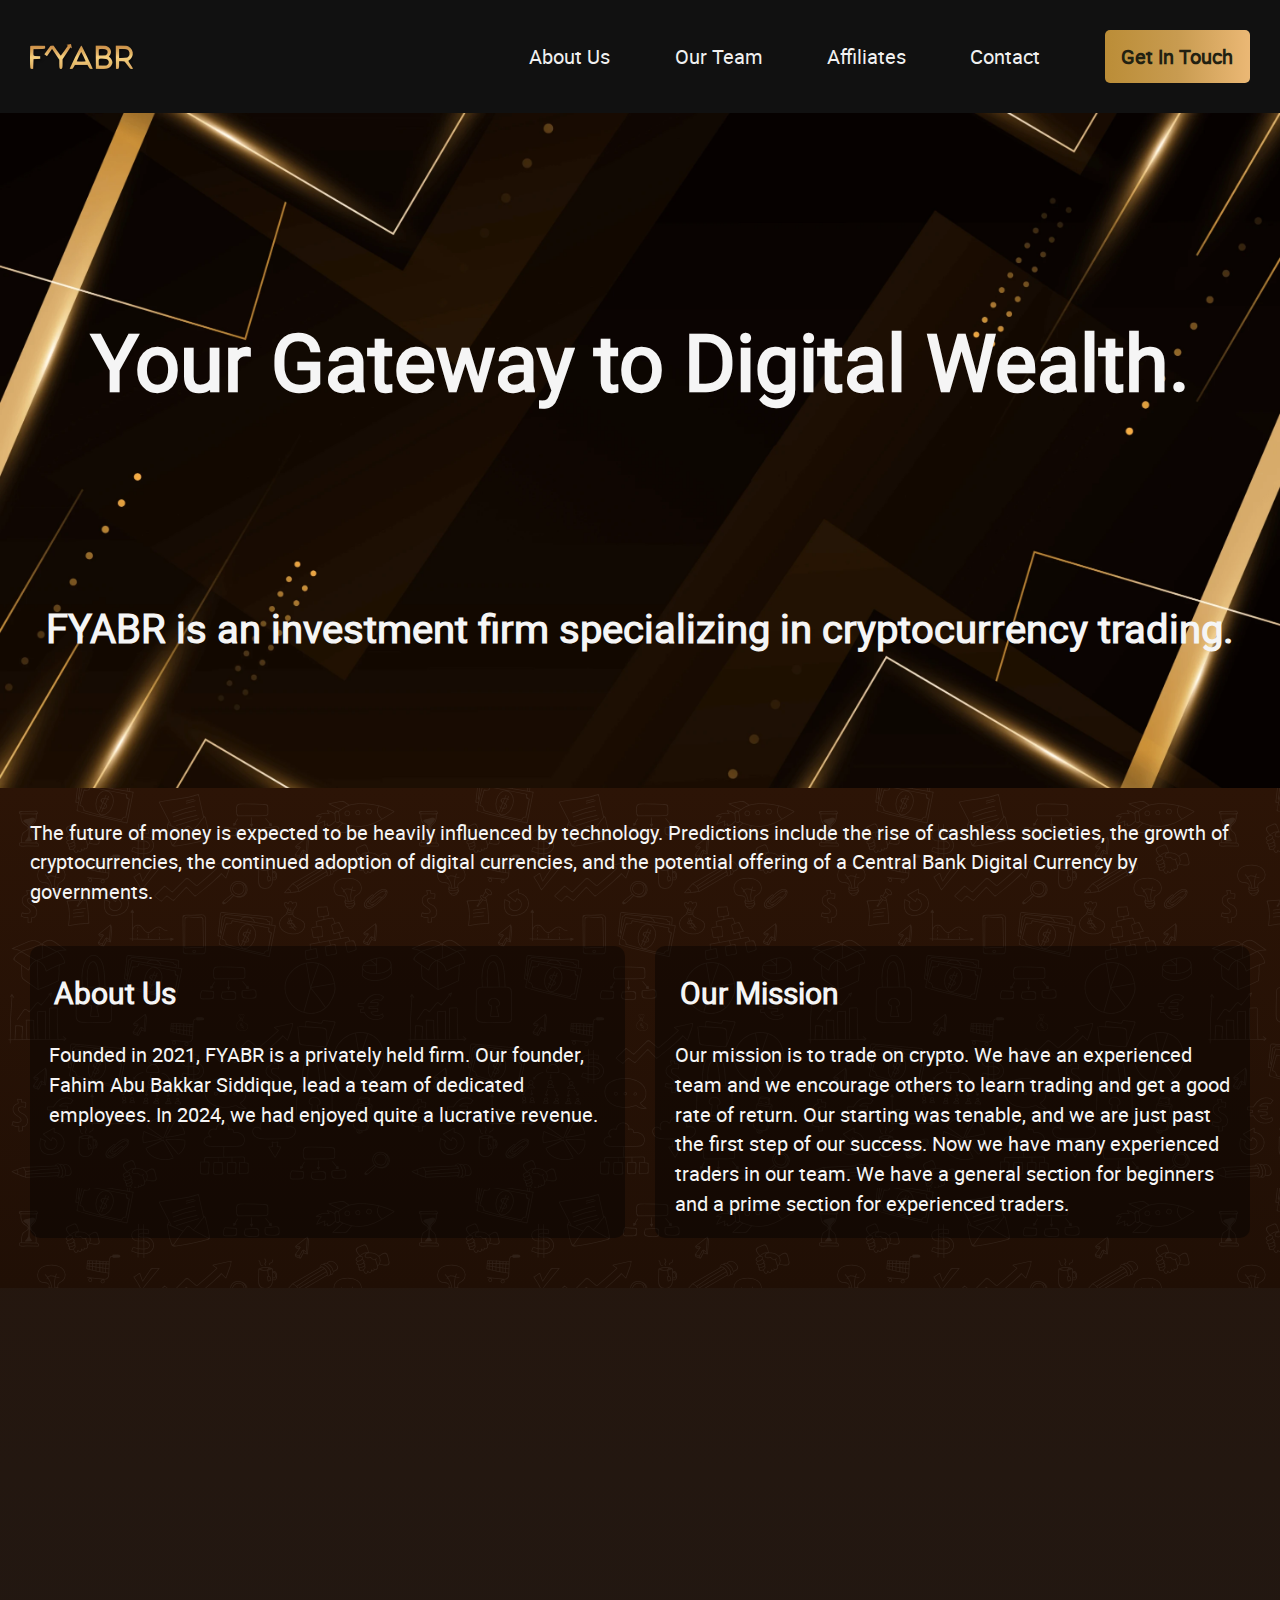
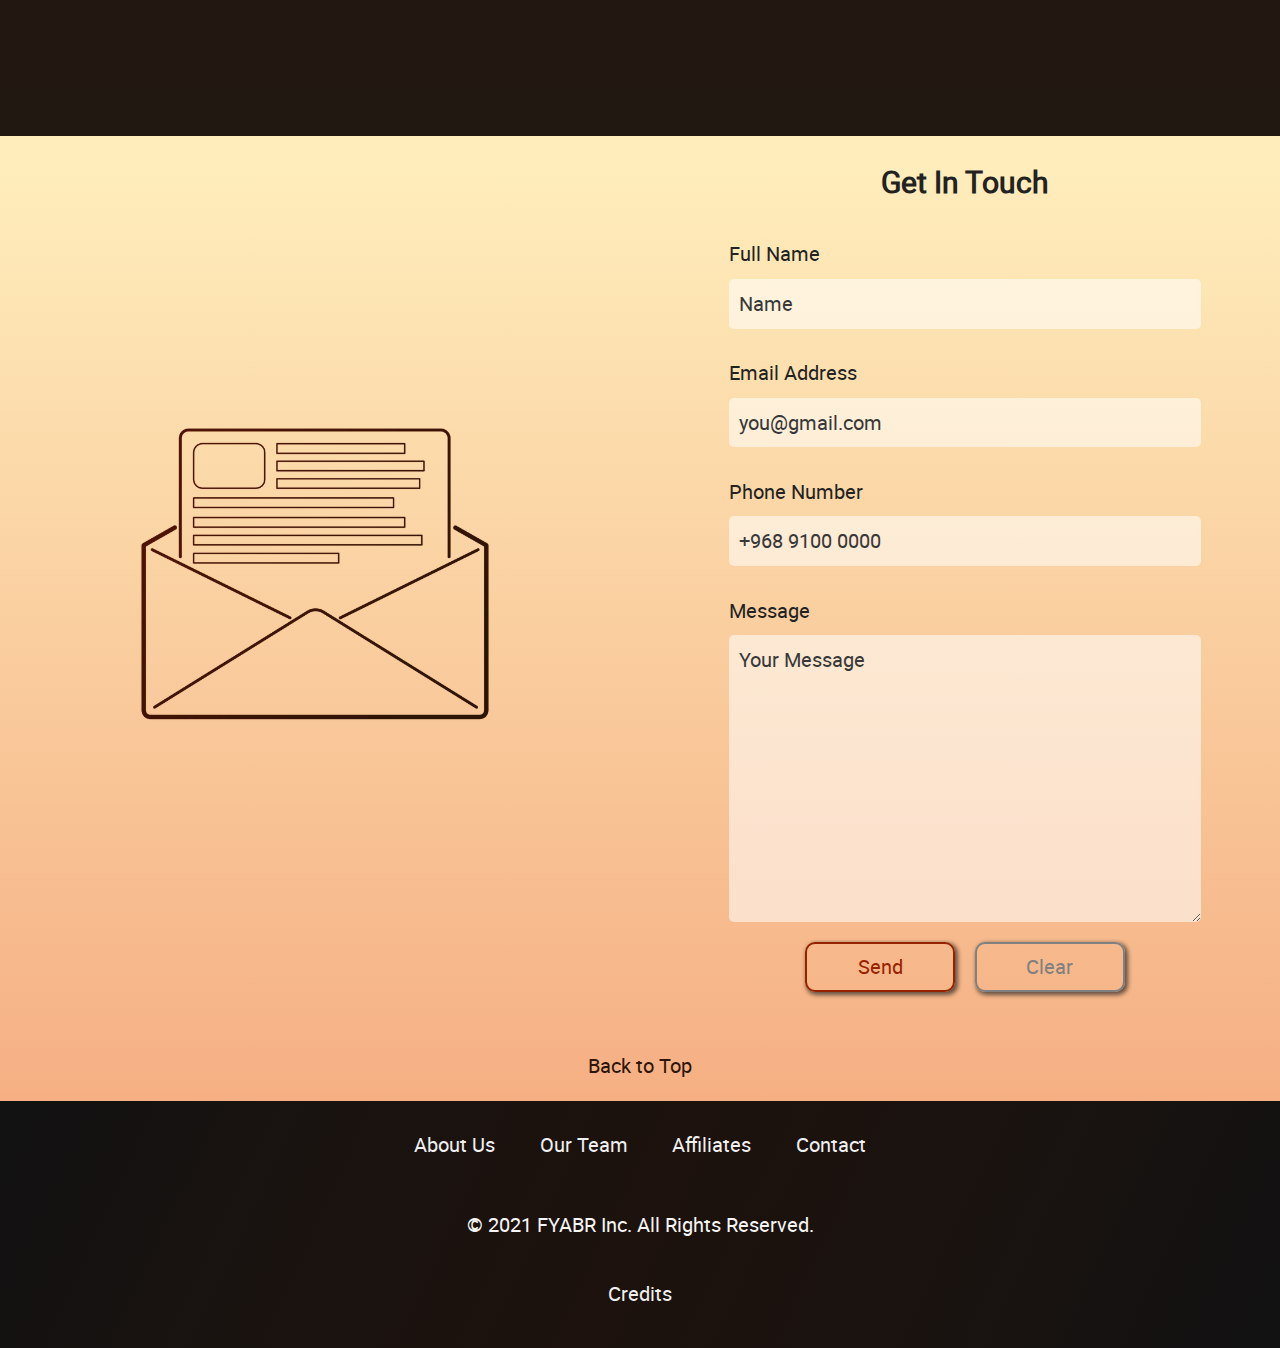
<file: index.html>
<!DOCTYPE html>
<html lang="en">

<head>
    <meta charset="UTF-8">
    <meta name="viewport" content="width=device-width, initial-scale=1.0">
    <meta name="keywords" content="FYABR, fyabr, fyabr.com, fyapr.com, fyapr, fbr iris, fbr filer status, fbr pakistan, Investing, Cryptocurrency, Investment Firm, Fahim Abu Bakkar, Najmul Huda">
    <meta name="description" content="The Official Website of FYABR Investment Firm">
    <meta name="author" content="Fahim Abu Bakkar">
    <title>FYABR Inc.</title>
    <link rel="stylesheet" href="/styles.css">
    <link rel="icon" type="image/x-icon" href="/images/favicon.png">
    <link rel="prefetch" href="images/bg3-mobile.webp">
    <link rel="preload" fetchpriority="high" as="image" href="images/bg3-mobile.webp" type="image/webp">
    <link rel="prefetch" href="images/bg3.webp">
    <link rel="preload" fetchpriority="high" as="image" href="images/bg3.webp" type="image/webp">
    <script src="scripts.js" defer></script>
</head>

<body>
    <header class="header">
        <section class="header__title-line">
            <a href="/"><img src="/images/logo.webp" alt="fyabr logo" title="FYABR Inc." width="411" height="100" class="header__logo"></a>

            <button class="menu-button" title="Open Nav Menu">
                <div class="menu-icon"></div>
             </button>
        </section>

        <button class="close-menu-button" title="Close Nav Menu"    >
            <div class="menu-icon-x"></div>
        </button>

        <nav aria-label="primary navigation" class="header__nav">
            <ul class="header__ul">
                <li><a href="/#about">About Us</a></li>
                <li><a href="/team">Our Team</a></li>
                <li><a href="/affiliates">Affiliates</a></li>
                <li><a href="/contact">Contact</a></li>
                <li><a href="/#contact_form" class="call-to-action">Get In Touch</a></li>
            </ul>
        </nav>
    </header>

    <section class="hero">
        <h1 class="hero__h1">Your Gateway to Digital Wealth.</h1>

        <h2 class="hero__h2">FYABR is an investment firm specializing in cryptocurrency trading.</h2>
    </section>

    <main class="main">
        <section id="about" class="main__section about">
            <p>The future of money is expected to be heavily influenced by technology. Predictions include the rise of cashless societies, the growth of cryptocurrencies, the continued adoption of digital currencies, and the potential offering of a Central Bank Digital Currency by governments.</p>

            <div class="main__div">
                <article class="article-style">
                    <h2>About Us</h2>
                    <p>Founded in <time datetime="2021">2021</time>, FYABR is a privately held firm. Our founder, Fahim Abu Bakkar Siddique, lead a team of dedicated employees. In <time datetime="2024">2024</time>, we had enjoyed quite a lucrative revenue.</p> <!-- our revenue reached 70,000 USD.</p> -->
                </article>

                <article class="article-style">
                    <h2>Our Mission</h2>
                    <p>Our mission is to trade on crypto. We have an experienced team and we encourage others to learn trading and get a good rate of return. Our starting was tenable, and we are just past the first step of our success. Now we have many experienced traders in our team. We have a general section for beginners and a prime section for experienced traders.</p>
                </article>
            </div>
        </section>

        <iframe src="https://coin360.com/widget/map?utm_source=embed_map" title="Coin360.com: Cryptocurrency Market State"></iframe>

        <section class="main__section-form">
            <img src="images/letter-logo-v2.webp" alt="letter-logo" width="653" height="540">
            
            <article id="contact_form">
                <h2>Get In Touch</h2>
                <form action="https://formspree.io/f/meojqlrg" method="POST">
                    <fieldset>
                        <legend class="offscreen">Send Us A Message</legend>
                        <p>
                            <label for="name">Full Name</label>
                            <input type="text" id="name" name="Full Name" placeholder="Name" required autocomplete="on">
                        </p>
                        <p>
                            <label for="email">Email Address</label>
                            <input type="email" id="email" name="Email Address" placeholder="you@gmail.com" required autocomplete="on">
                        </p>
                        <p>
                            <label for="telephone">Phone Number</label>
                            <input type="tel" id="telephone" name="Phone Number" placeholder="+968 9100 0000" autocomplete="on">
                        </p>
                        <p>
                            <label for="message">Message</label>
                            <textarea id="message" name="Message" cols="30" rows="9" placeholder="Your Message"></textarea>
                        </p>
                    </fieldset>
                    <p class="form-button">
                        <button type="submit" class="button-send">Send</button>
                        <button type="reset" class="button-reset">Clear</button>
                    </p>
                </form>
            </article>

            <p class="back-to-top"><a href="#">Back to Top</a></p>
        </section>
        
    </main>

    <footer class="footer">
        <nav aria-label="footer navigation" class="footer__nav">
            <ul>
                <li><a href="/#about">About Us</a></li>
                <li><a href="/team">Our Team</a></li>
                <li><a href="/affiliates">Affiliates</a></li>
                <li><a href="/contact">Contact</a></li>
            </ul>
        </nav>

        <p>&copy; <time id="year"></time> FYABR Inc. All Rights Reserved.</p>

        <p><a href="/credits">Credits</a></p>
        <p style="display:none;">Check out the <a href="https://salah-time.com">Salah Time</a> browser extension!</p>
    </footer>
</body>

</html>
</file>
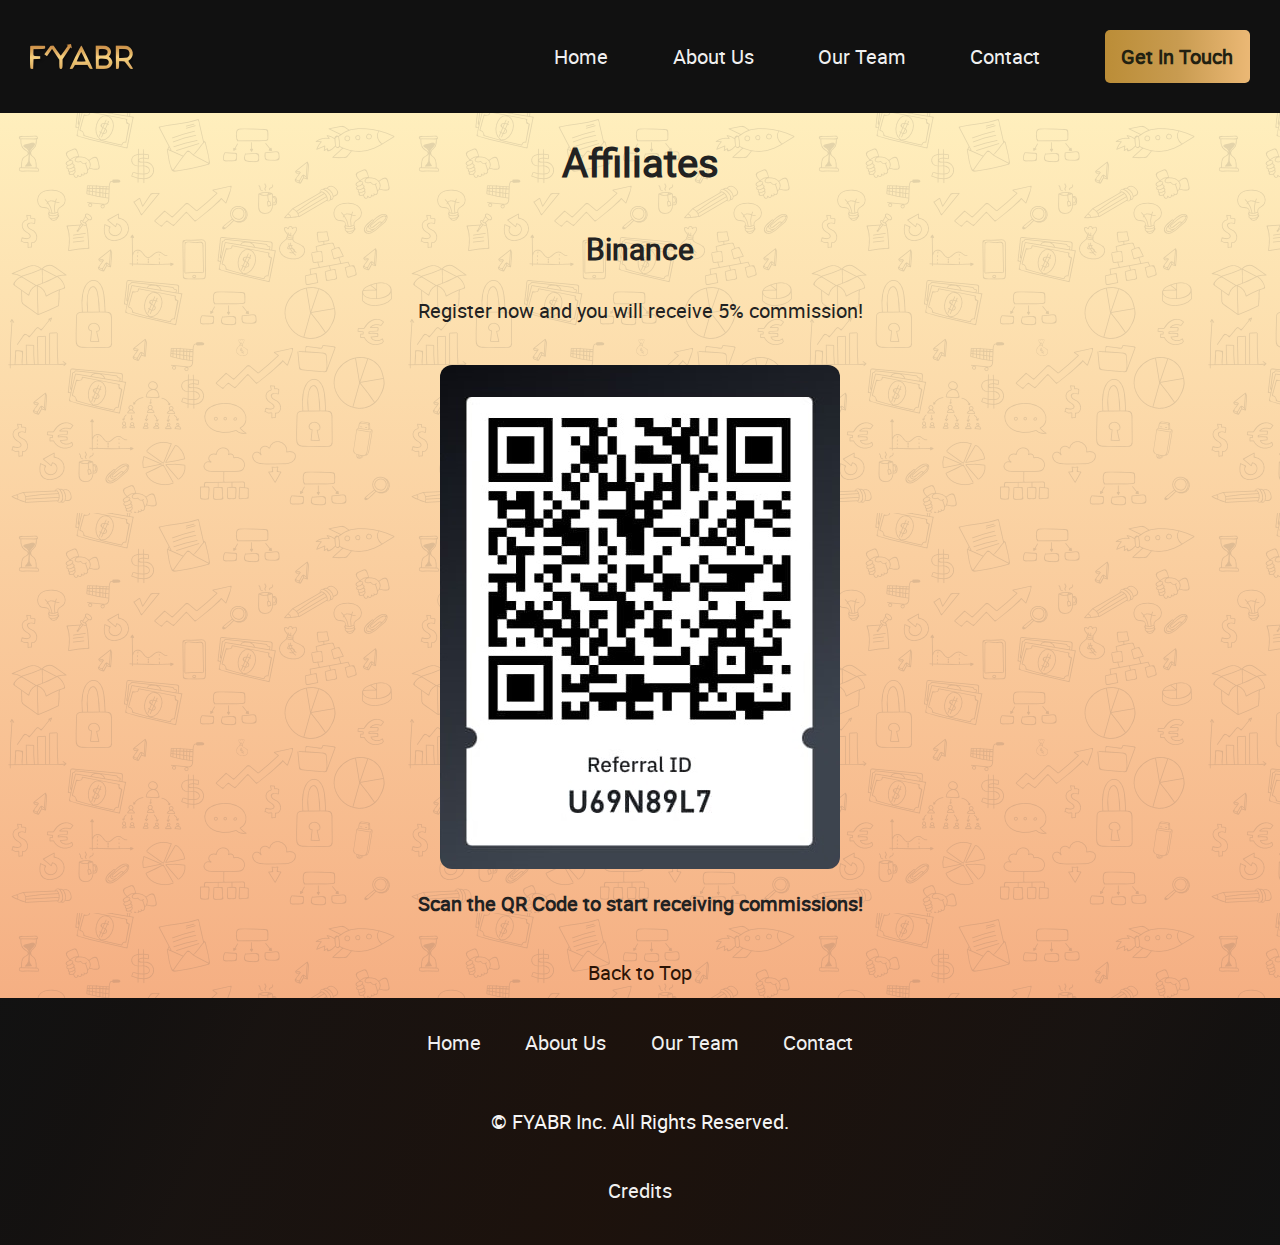
<file: affiliates/index.html>
<!DOCTYPE html>
<html lang="en">

<head>
  <meta charset="UTF-8">
  <meta name="viewport" content="width=device-width, initial-scale=1.0">
  <meta name="keywords" content="FYABR, Investing, Cryptocurrency, Investment Firm">
  <meta name="description" content="Affiliate Links of FYABR Investment Firm">
  <meta name="author" content="Fahim Abu Bakkar">
  <title>Affiliates of FYABR</title>
  <link rel="stylesheet" href="/styles.css">
  <link rel="icon" type="image/x-icon" href="/images/favicon.png">
</head>

<body>
  <header class="header">
    <section class="header__title-line">
        <img src="/images/logo.webp" alt="fyabr logo" title="FYABR Inc." width="206" height="50" class="header__logo">

        <button class="menu-button" title="Open Nav Menu">
            <div class="menu-icon"></div>
         </button>
    </section>

    <button class="close-menu-button" title="Close Nav Menu" tabindex="-1"></button>

    <nav aria-label="primary navigation" class="header__nav">
        <ul class="header__ul">
        <li><a href="/">Home</a></li>
        <li><a href="/#about">About Us</a></li>
        <li><a href="/team">Our Team</a></li>
        <li><a href="/contact">Contact</a></li>
        <li><a href="/contact#contact_form" class="call-to-action">Get In Touch</a></li>
      </ul>
    </nav>
  </header>


  <main class="affiliates-main">
    <h1>Affiliates</h1>

    <h2>Binance</h2>
    <p>Register now and you will receive 5% commission!</p>
    <figure>
      <a href="https://accounts.binance.info/register?ref=U69N89L7" target="_blank"><img src="/images/referral_qr.jpeg"
          alt="Binance Referral QR Code" style="border-radius: 12px;width:400px;height:auto;"
          title="Scan to Register!"></a>
      <figcaption><span class="bold">Scan the QR Code to start receiving commissions!</span></figcaption>
    </figure>

    <p class="back-to-top"><a href="#">Back to Top</a></p>
  </main>

  <footer class="footer">
    <nav aria-label="footer navigation" class="footer__nav">
        <ul>
          <li><a href="/">Home</a></li>
          <li><a href="/#about">About Us</a></li>
          <li><a href="/team">Our Team</a></li>
          <li><a href="/contact">Contact</a></li>
        </ul>
    </nav>

    <p>&copy; <time id="year"></time> FYABR Inc. All Rights Reserved.</p>

    <p><a href="/credits">Credits</a></p>
</footer>
</body>

</html>
</file>
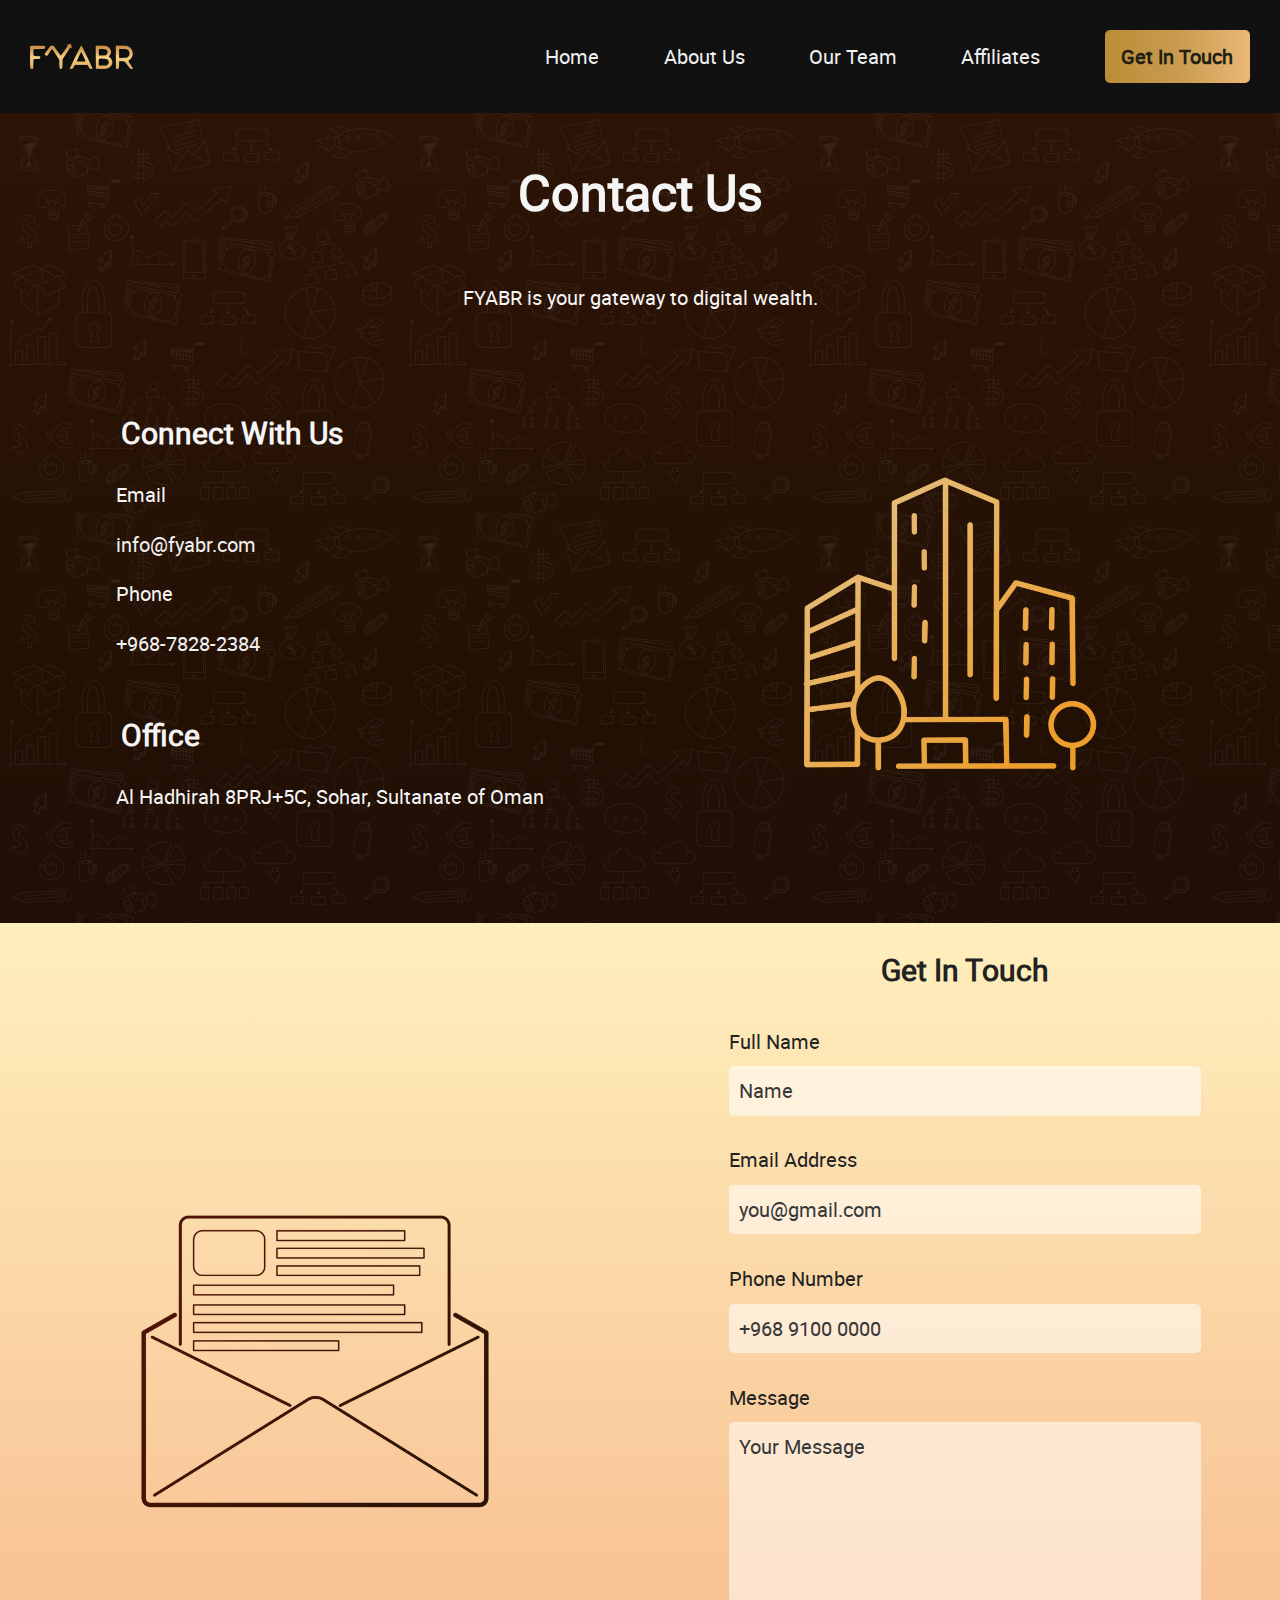
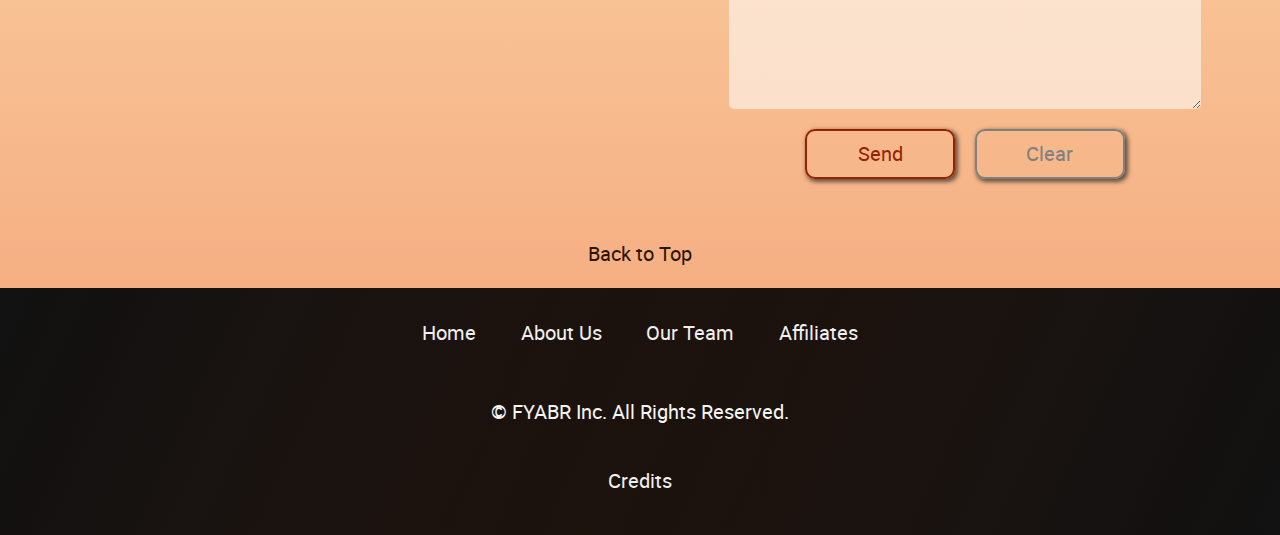
<file: contact/index.html>
<!DOCTYPE html>
<html lang="en">

<head>
  <meta charset="UTF-8">
  <meta name="viewport" content="width=device-width, initial-scale=1.0">
  <meta name="keywords" content="FYABR, Investing, Cryptocurrency, Investment Firm">
  <meta name="description" content="Contact Page of FYABR Investment Firm">
  <meta name="author" content="Fahim Abu Bakkar">
  <title>Contact Us (FYABR)</title>
  <link rel="stylesheet" href="/styles.css">
  <link rel="icon" type="image/x-icon" href="/images/favicon.png">
</head>

<body>
  <header class="header">
    <section class="header__title-line">
        <img src="/images/logo.webp" alt="fyabr logo" title="FYABR Inc." width="206" height="50" class="header__logo">

        <button class="menu-button" title="Open Nav Menu">
            <div class="menu-icon"></div>
         </button>
    </section>

    <button class="close-menu-button" title="Close Nav Menu" tabindex="-1"></button>

    <nav aria-label="primary navigation" class="header__nav">
        <ul class="header__ul">
        <li><a href="/">Home</a></li>
        <li><a href="/#about">About Us</a></li>
        <li><a href="/team">Our Team</a></li>
        <li><a href="/affiliates">Affiliates</a></li>
        <li><a href="#contact_form" class="call-to-action">Get In Touch</a></li>
      </ul>
    </nav>
  </header>


  <main>
    <section class="main__section contact-main">
      <h1 class="contact__h1">Contact Us</h1>
      <p class="contact__h1-p">FYABR is your gateway to digital wealth.</p>

      <article>
        <h2 class="contact__h2">Connect With Us</h2>
        <p>Email </p>
        <address><a href="mailto:info@fyabr.com">info@fyabr.com</a></address>
        <p>Phone </p>
        <address><a href="tel:+96878282384">+968-7828-2384</a></address>

        <h2 class="contact__h2">Office</h2>
        <address>Al Hadhirah 8PRJ+5C, Sohar, Sultanate of Oman</address>
      </article>

      <img src="/images/office-asset.webp" alt="letter-logo" width="653" height="540">
    </section>

    <section class="main__section-form">
      <img src="/images/letter-logo-v2.webp" alt="letter-logo" width="653" height="540">
      
      <article id="contact_form">
          <h2>Get In Touch</h2>
          <form action="https://formspree.io/f/meojqlrg" method="POST">
              <fieldset>
                  <legend class="offscreen">Send Us A Message</legend>
                  <p>
                      <label for="name">Full Name</label>
                      <input type="text" id="name" name="Full Name" placeholder="Name" required autocomplete="on">
                  </p>
                  <p>
                      <label for="email">Email Address</label>
                      <input type="email" id="email" name="Email Address" placeholder="you@gmail.com" required autocomplete="on">
                  </p>
                  <p>
                      <label for="telephone">Phone Number</label>
                      <input type="tel" id="telephone" name="Phone Number" placeholder="+968 9100 0000" autocomplete="on">
                  </p>
                  <p>
                      <label for="message">Message</label>
                      <textarea id="message" name="Message" cols="30" rows="9" placeholder="Your Message"></textarea>
                  </p>
              </fieldset>
              <p class="form-button">
                  <button type="submit" class="button-send">Send</button>
                  <button type="reset" class="button-reset">Clear</button>
              </p>
          </form>
      </article>

      <p class="back-to-top"><a href="#">Back to Top</a></p>
    </section>
  </main>

  <footer class="footer">
    <nav aria-label="footer navigation" class="footer__nav">
        <ul>
          <li><a href="/">Home</a></li>
          <li><a href="/#about">About Us</a></li>
          <li><a href="/team">Our Team</a></li>
          <li><a href="/affiliates">Affiliates</a></li>
        </ul>
    </nav>

    <p>&copy; <time id="year"></time> FYABR Inc. All Rights Reserved.</p>

    <p><a href="/credits">Credits</a></p>
</footer>
</body>

</html>
</file>
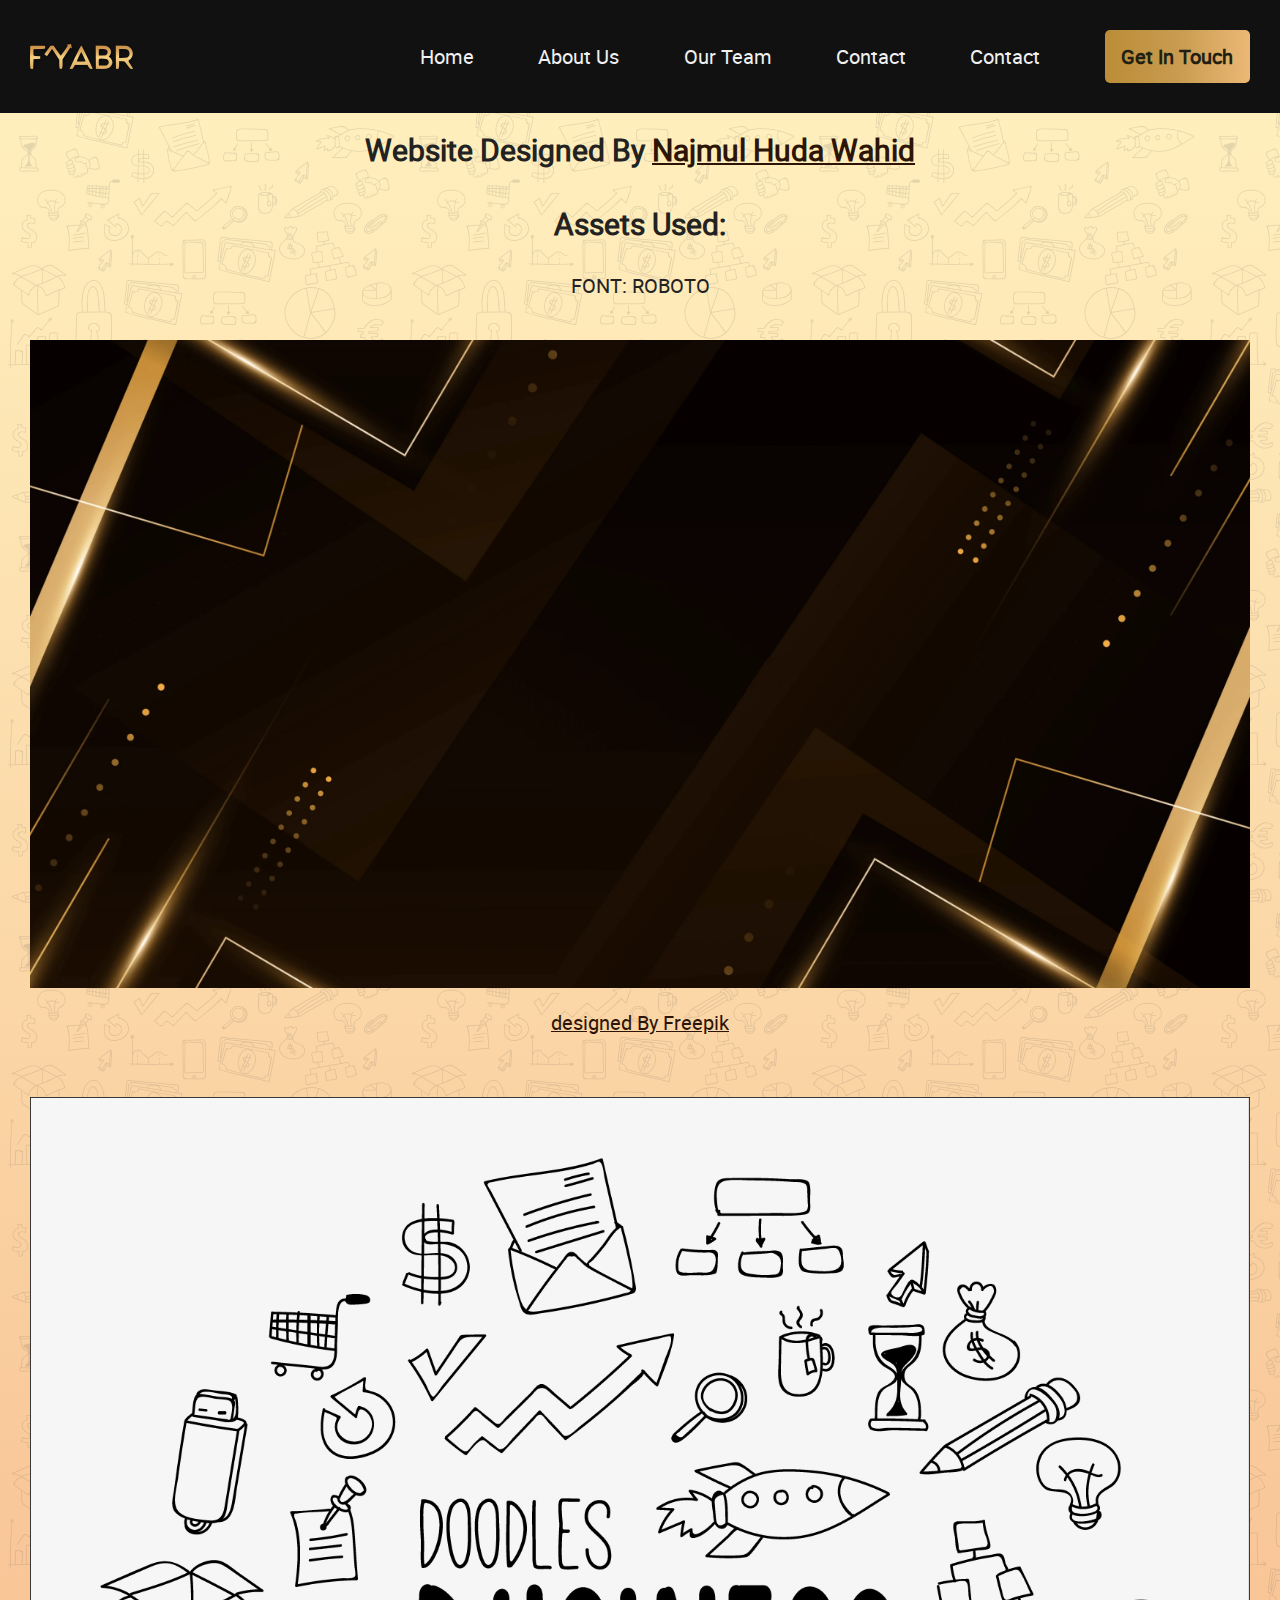
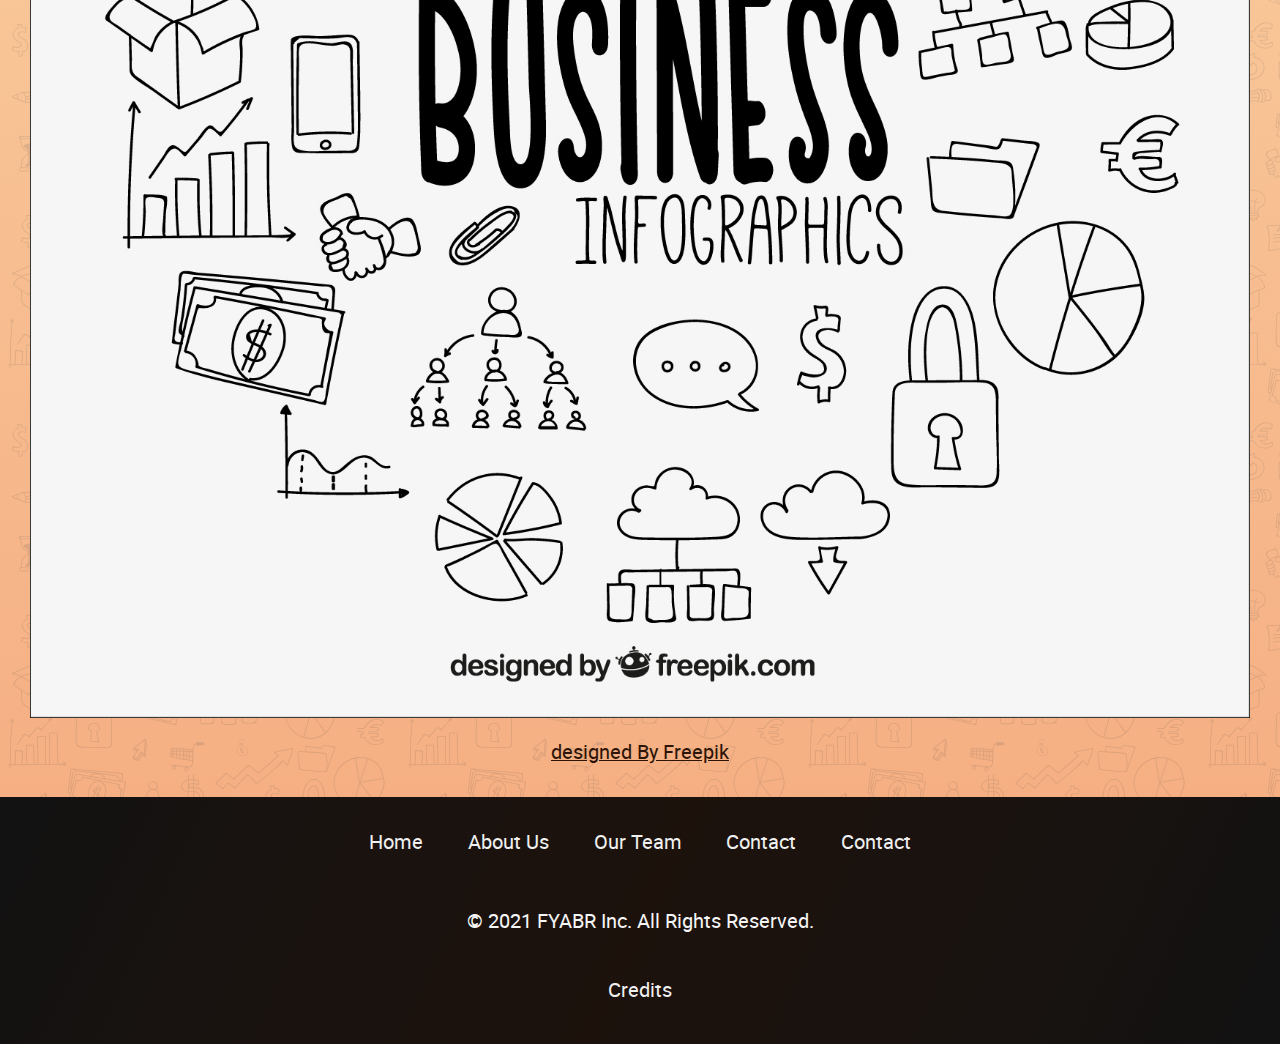
<file: credits/index.html>
<!DOCTYPE html>
<html lang="en">

<head>
  <meta charset="UTF-8">
  <meta name="viewport" content="width=device-width, initial-scale=1.0">
  <meta name="keywords" content="FYABR, Investing, Cryptocurrency, Investment Firm">
  <meta name="description" content="Credits and Acknowledgements of FYABR Investment Firm Website">
  <meta name="author" content="Fahim Abu Bakkar">
  <title>Credits - FYABR</title>
  <link rel="stylesheet" href="/styles.css">
  <link rel="icon" type="image/x-icon" href="/images/favicon.png">
  <script src="/scripts.js" defer></script>

</head>

<body>
  <header class="header">
    <section class="header__title-line">
      <a href="/"><img src="/images/logo.webp" alt="fyabr logo" title="FYABR Inc." width="411" height="100" class="header__logo"></a>

        <button class="menu-button" title="Open Nav Menu">
            <div class="menu-icon"></div>
         </button>
    </section>

    <button class="close-menu-button" title="Close Nav Menu"    >
            <div class="menu-icon-x"></div>
    </button>

    <nav aria-label="primary navigation" class="header__nav">
        <ul class="header__ul">
        <li><a href="/">Home</a></li>
        <li><a href="/#about">About Us</a></li>
        <li><a href="/team">Our Team</a></li>
        <li><a href="/affiliates">Contact</a></li>
        <li><a href="/contact">Contact</a></li>
        <li><a href="/contact#contact_form" class="call-to-action">Get In Touch</a></li>
      </ul>
    </nav>
  </header>


  <main class="affiliates-main credits">
    <h2>Website Designed By <a href="https://najmul.dev" target="_blank">Najmul Huda Wahid</a></h2>

    <h2>Assets Used:</h2>

    <p>FONT: ROBOTO</p>

    <figure>
        <img src="/images/bg3.webp" alt="designed By Freepik" width="3000" height="1592" title="designed By Freepik">
        <figcaption><a href="https://www.freepik.com/">designed By Freepik</a></figcaption>
    </figure>

    <figure>
        <img src="/images/73127-OE45TN-703.jpg" alt="designed By Freepik" width="1667" height="1667" title="designed By Freepik">
        <figcaption><a href="https://www.freepik.com/">designed By Freepik</a></figcaption>
    </figure>


  </main>

  <footer class="footer">
    <nav aria-label="footer navigation" class="footer__nav">
        <ul>
          <li><a href="/">Home</a></li>
          <li><a href="/#about">About Us</a></li>
          <li><a href="/team">Our Team</a></li>
          <li><a href="/affiliates">Contact</a></li>
          <li><a href="/contact">Contact</a></li>
        </ul>
    </nav>

    <p>&copy; <time id="year"></time> FYABR Inc. All Rights Reserved.</p>

    <p><a href="/credits">Credits</a></p>
</footer>
</body>

</html>
</file>
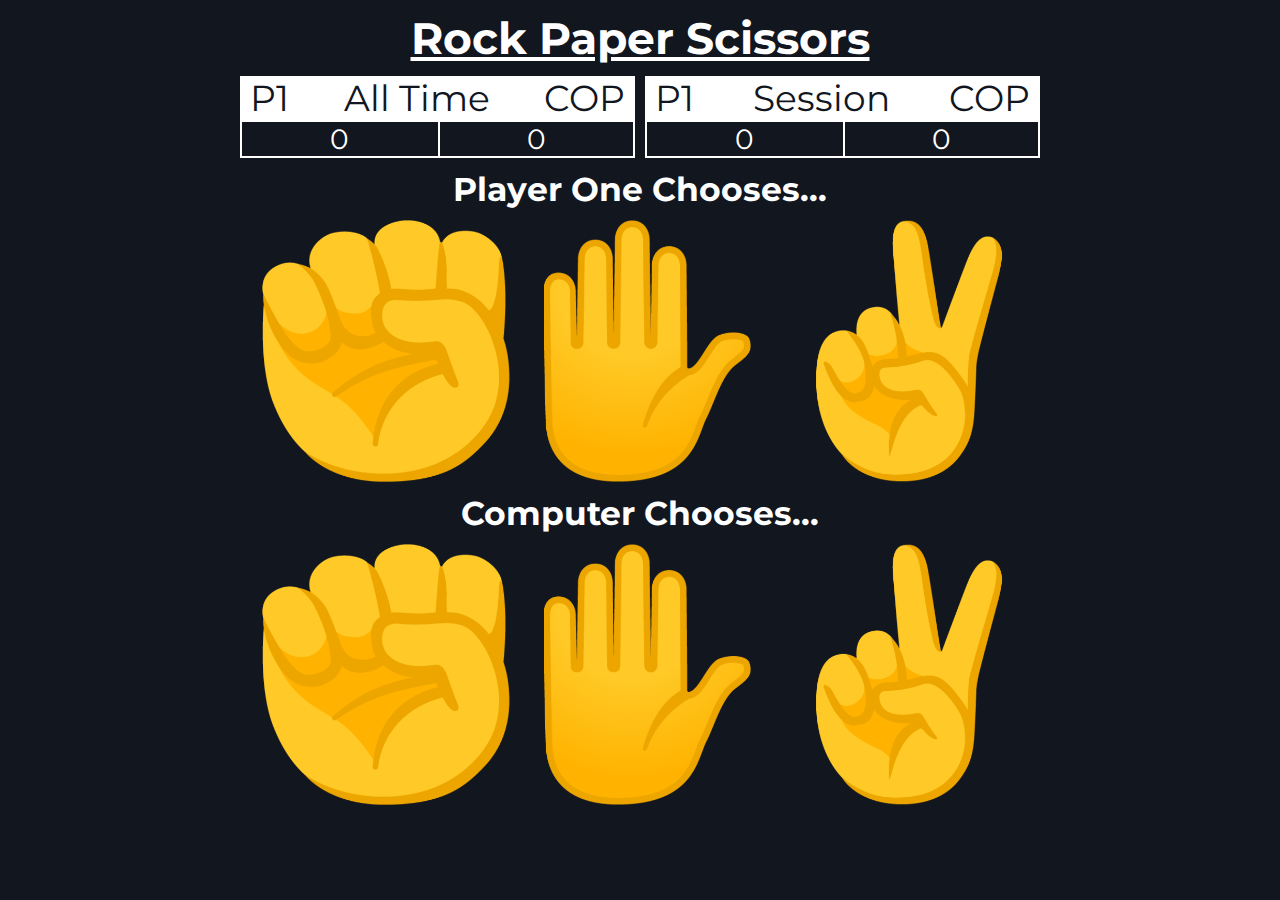
<file: rps/index.html>
<!DOCTYPE html>
<html lang="en">
<head>
    <meta charset="UTF-8">
    <meta name="viewport" content="width=device-width, initial-scale=1.0">
    <title>Rock Paper Scissors</title>
    <link rel="preconnect" href="https://fonts.googleapis.com">
    <link rel="preconnect" href="https://fonts.gstatic.com" crossorigin>
    <link href="https://fonts.googleapis.com/css2?family=Montserrat:ital,wght@0,600;1,600&display=swap" rel="stylesheet">
    <link rel="stylesheet" href="css/main.min.css">
    <script src="js/main.js" type="module"></script>
</head>
<body>
    <main>
        <h1 class="center" tabindex="0">Rock Paper Scissors</h1>
        <a href="#p1msg" class="skip-link">Skip Scoreboard</a>

        <section id="scoreboard" class="scoreboard">
            <h2 class="offscreen">Scoreboard</h2>

            <section id="all_time" class="scoreboard__section">
                <h3 class="offscreen">All Time Scoreboard</h3>
                
                <div class="scoreboard__header" aria-hidden="true">
                    <p><abbr title="Player One">P1</abbr></p>
                    <p>All Time</p>
                    <p><abbr title="Computer Player">COP</abbr></p>
                </div>

                <div class="scoreboard__row" role="row">
                    <div id="p1_all_time_score" class="scoreboard__score center" role="cell" aria-label="Player One All Time Wins" tabindex="0">0</div>

                    <div id="cp_all_time_score" class="scoreboard__score center" role="cell" aria-label="Computer Player All Time Wins" tabindex="0">0</div>
                </div>
            </section>

            <section id="session" class="scoreboard__section">
                <h3 class="offscreen">Session Scoreboard</h3>

                <div class="scoreboard__header" aria-hidden="true">
                    <p><abbr title="Player One">P1</abbr></p>
                    <p>Session</p>
                    <p><abbr title="Computer Player">COP</abbr></p>
                </div>

                <div class="scoreboard__row" role="row">
                    <div id="p1_session_score" class="scoreboard__score center" role="cell" aria-label="Player One Wins This Session" tabindex="0">0</div>

                    <div id="cp_session_score" class="scoreboard__score center" role="cell" aria-label="Computer Player Wins This Session" tabindex="0">0</div>
                </div>
            </section>
        </section>

        <section id="playerBoard" class="playerBoard">
            <h2 id="p1msg" class="center" aria-label="Player One Chooses" tabindex="0">Player One Chooses...</h2>

            <div id="gameboard" class="gameboard">
                <div id="rock" class="gameboard__square">
                    <img src="img/rock.png" alt="select rock" tabindex="0">
                </div>

                <div id="paper" class="gameboard__square">
                    <img src="img/paper.png" alt="select paper" tabindex="0">
                </div>

                <div id="scissors" class="gameboard__square">
                    <img src="img/scissors.png" alt="select scissors" tabindex="0">
                </div>
            </div>
        </section>

        <section id="computerBoard" class="computerBoard">
            <h2 id="cpmsg" class="center" aria-label="Player One Chooses" tabindex="-1">Computer Chooses...</h2>

            <div id="cp_gameboard" class="gameboard">
                <div id="cp_rock" class="gameboard__square">
                    <img src="img/rock.png" alt="rock">
                </div>

                <div id="cp_paper" class="gameboard__square">
                    <img src="img/paper.png" alt="paper">
                </div>

                <div id="cp_scissors" class="gameboard__square">
                    <img src="img/scissors.png" alt="scissors">
                </div>
            </div>
        </section>
    </main>
    <form>
        <button id="playAgain" type="submit" class="playAgain hidden">Play Again?</button>
    </form>
</body>
</html>
</file>
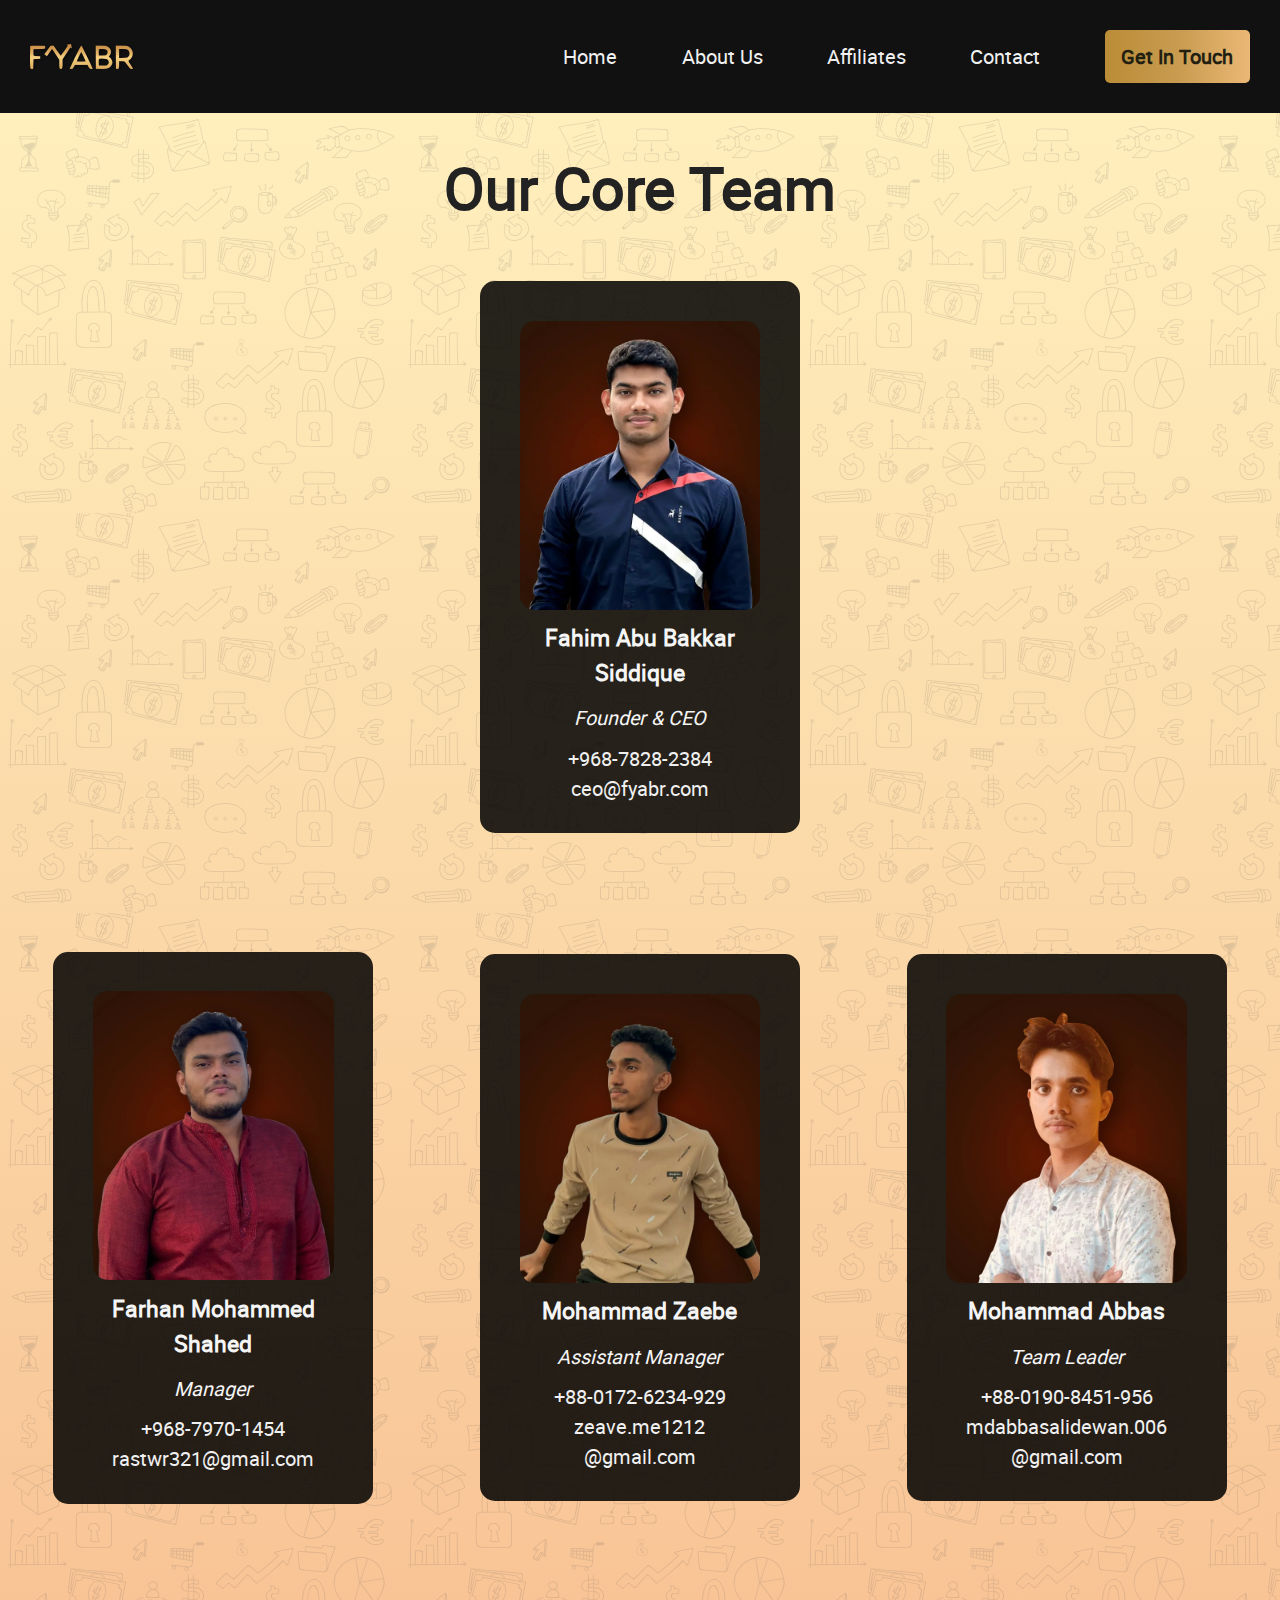
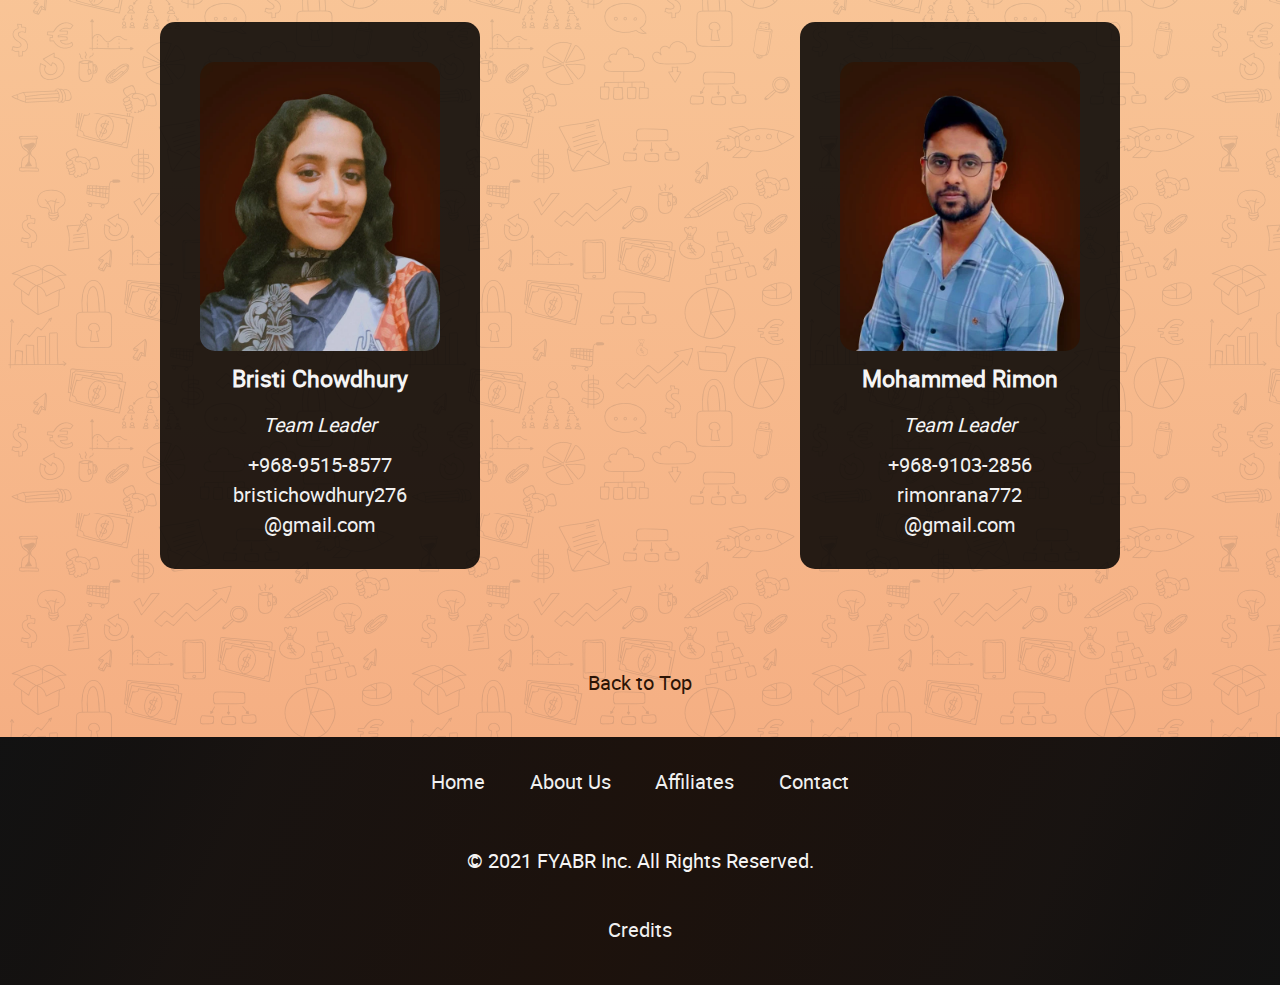
<file: team/index.html>
<!DOCTYPE html>
<html lang="en">

<head>
    <meta charset="UTF-8">
    <meta name="viewport" content="width=device-width, initial-scale=1.0">
    <meta name="keywords" content="FYABR, Investing, Cryptocurrency, Investment Firm">
    <meta name="description" content="The Core Team of FYABR Investment Firm">
    <meta name="author" content="Fahim Abu Bakkar">
    <title>Our Team (FYABR)</title>
    <link rel="stylesheet" href="/styles.css">
    <link rel="icon" type="image/x-icon" href="/images/favicon.png">
    <script src="/scripts.js" defer></script>
</head>

<body>
    <header class="header">
        <section class="header__title-line">
            <a href="/"><img src="/images/logo.webp" alt="fyabr logo" title="FYABR Inc." width="411" height="100" class="header__logo"></a>

            <button class="menu-button" title="Open Nav Menu">
                <div class="menu-icon"></div>
             </button>
        </section>

        <button class="close-menu-button" title="Close Nav Menu"    >
            <div class="menu-icon-x"></div>
        </button>

        <nav aria-label="primary navigation" class="header__nav">
            <ul class="header__ul">
                <li><a href="/">Home</a></li>
                <li><a href="/#about">About Us</a></li>
                <li><a href="/affiliates">Affiliates</a></li>
                <li><a href="/contact">Contact</a></li>
                <li><a href="/contact#contact_form" class="call-to-action">Get In Touch</a></li>
            </ul>
        </nav>
    </header>

    <main class="team-main">
        <h1 class="center team-main__h1">Our Core Team</h1>
        
        <section class="team">
            <div class="team__div">
                <img src="/images/fahim.webp" alt="Fahim Abu Bakkar Siddique" title="Fahim (CEO)" width="600" height="720" class="team__img">
                <h3 class="team__h3">Fahim Abu Bakkar Siddique</h3>
                <p class="team__p">Founder &#38; CEO</p>
                <address>
                    <a href="tel:+96878282384">+968-7828-2384</a>
                    <br>
                    <a href="mailto:ceo@fyabr.com">ceo<span class="nowrap">@fyabr.com</span></a>
                </address>
            </div>

            <!-- <div class="team__div">
                <img src="/images/najmul.webp" alt="Najmul Huda" title="Najmul (Cofounder)" width="600" height="720" loading="lazy" class="team__img">
                <h3 class="team__h3">Najmul Huda Wahid</h3>
                <p class="team__p">Cofounder</p>
                <address>
                    <a href="tel:+96878002623">+968-7800-2623</a>
                    <br>
                    <a href="mailto:me@wahids.com">me<span class="nowrap">@wahids.com</span></a>
                </address>
            </div> -->

            <div class="team__div">
                <img src="/images/shahed.webp" alt="Farhan Mohammed Shahed" title="Shahed (Manager)" width="600" height="720" loading="lazy" class="team__img">
                <h3 class="team__h3">Farhan Mohammed Shahed</h3>
                <p class="team__p">Manager</p>
                <address>
                    <a href="tel:+96879701454">+968-7970-1454</a>
                    <br>
                    <a href="mailto:rastwr321@gmail.com">rastwr321<span class="nowrap">@gmail.com</span></a>
                </address>
            </div>

            <div class="team__div">
                <img src="/images/zaebi.webp" alt="Mohammad Zaebe" title="Zaebe (Assitant Manager)" width="600" height="720" loading="lazy" class="team__img">
                <h3 class="team__h3">Mohammad Zaebe</h3>
                <p class="team__p">Assistant Manager</p>
                <address>
                    <a href="tel:+8801726234929">+88-0172-6234-929</a>
                    <br>
                    <a href="mailto:zeave.me1212@gmail.com">zeave.me1212<span class="nowrap">@gmail.com</span></a>
                </address>
            </div>

            <div class="team__div">
                <img src="/images/abbas.webp" alt="Mohammad Abbas" title="Abbas (Team Leader)" width="600" height="720" loading="lazy" class="team__img">
                <h3 class="team__h3">Mohammad Abbas</h3>
                <p class="team__p">Team Leader</p>
                <address>
                    <a href="tel:+8801908451956">+88-0190-8451-956</a>
                    <br>
                    <a href="mailto:mdabbasalidewan.006@gmail.com">mdabbasalidewan.006<span class="nowrap">@gmail.com</span></a>
                </address>
            </div>

            <div class="team__div">
                <img src="/images/bristi.webp" alt="Bristi Chowdhury" title="Bristi (Team Leader)" width="600" height="720" loading="lazy" class="team__img">
                <h3 class="team__h3">Bristi Chowdhury</h3>
                <p class="team__p">Team Leader</p>
                <address>
                    <a href="tel:+96895158577">+968-9515-8577</a>
                    <br>
                    <a href="mailto:bristichowdhury276@gmail.com">bristichowdhury276<span class="nowrap">@gmail.com</span></a>
                </address>
            </div>

            <div class="team__div">
                <img src="/images/rimon.webp" alt="Mohammed Rimon" title="Rimon (Team Leader)" width="600" height="720" loading="lazy" class="team__img">
                <h3 class="team__h3">Mohammed Rimon</h3>
                <p class="team__p">Team Leader</p>
                <address>
                    <a href="tel:+96891032856">+968-9103-2856</a>
                    <br>
                    <a href="mailto:rimonrana772@gmail.com">rimonrana772<span class="nowrap">@gmail.com</span></a>
                </address>
            </div>

            <!-- <div class="team__div">
                <img src="/images/yousuf.webp" alt="Mohammed Yousuf" title="Yousuf (Team Leader)" width="600" height="720" loading="lazy" class="team__img">
                <h3 class="team__h3">Mohammed Yousuf</h3>
                <p class="team__p">Team Leader</p>
                <address>
                    <a href="tel:+96879852887">+968-7985-2887</a>
                    <br>
                    <a href="mailto:mdyousuf9162@gmail.com">mdyousuf9162<span class="nowrap">@gmail.com</span></a>
                </address>
            </div> -->

            <p class="team__p-footer back-to-top"><a href="#">Back to Top</a></p>
        </section>
    </main>

    <footer class="footer">
        <nav aria-label="footer navigation" class="footer__nav">
            <ul>
                <li><a href="/">Home</a></li>
                <li><a href="/#about">About Us</a></li>
                <li><a href="/affiliates">Affiliates</a></li>
                <li><a href="/contact">Contact</a></li>
            </ul>
        </nav>

        <p>&copy; <time id="year"></time> FYABR Inc. All Rights Reserved.</p>

        <p><a href="/credits">Credits</a></p>
    </footer>
</body>

</html>
</file>
<file: styles.css>
@font-face {
    font-family: 'Roboto';
    font-weight: 400;
    src: url('font/roboto-regular-webfont.woff2') format(woff2), url('font/roboto-regular-webfont.woff') format(woff);
}

/* || RESET */
* {
    margin: 0;
    padding: 0;
    box-sizing: border-box;
}

img {
    display: block;
    max-width: 100%;
    height: auto;
}

input, button, textarea {
    font: inherit;
}

/* || VARIABLES */
:root {
    /* FONTS */
    --FF: 'Roboto', sans-serif;
    --FS: clamp(1rem, 2.2vh, 1.5rem);
    --HERO-H1: clamp(2rem, 10vw, 4rem);
    --HERO-H2: clamp(1rem, 7.5vw, 2rem);

    /* COLORS */
    --BG-COLOR: #2c1406;
    --BG-IMAGE: linear-gradient(var(--BG-COLOR), #1a1a1a);
    --SECTION-BG-IMAGE: linear-gradient(var(--BG-COLOR), #200f05);
    --FONT-COLOR: whitesmoke;
    --HEADER-BG-COLOR: #111;
    --HEADER-COLOR: rgba(240, 240, 240);
    --NAV-BORDER-COLOR: #838383b6;
    --ARTICLE-BG-COLOR: rgba(0, 0, 0, 0.4);
    --TEAM-BG-COLOR: rgba(0, 0, 0, 0.85);
    --LINK-HOVER: rgb(195, 185, 185);
    --LINK-ACTIVE: rgb(255, 187, 156);
    --BTN-SEND: #962300;
    --BTN-RESET: gray;
    --FORM-LABEL: #222;
    --FORM-INPUT: rgba(255, 255, 255, 0.219);
    --FORM-INPUT-BG: rgba(255, 255, 255, 0.541);
    --FORM-IMAGE: linear-gradient(#FFEFBD, #f5af83);
    --SHADOW: 2px 2px 4px 0.5px #1d1d1da9;
    --PLACEHOLDER: rgb(56, 56, 56);
    --FOOTER-IMAGE: linear-gradient(
        115deg,
        hsl(0deg 0% 7%) 0%,
        hsl(18deg 10% 7%) 10%,
        hsl(19deg 19% 8%) 20%,
        hsl(19deg 26% 8%) 30%,
        hsl(20deg 33% 8%) 40%,
        hsl(21deg 40% 8%) 50%,
        hsl(20deg 33% 8%) 60%,
        hsl(19deg 26% 8%) 70%,
        hsl(19deg 18% 8%) 80%,
        hsl(18deg 10% 7%) 90%,
        hsl(0deg 0% 7%) 100%
      );

}

/* || UTILITY CLASSES */
.offscreen {
    position: absolute;
    left: -10000px;
}

.nowrap {
    white-space: nowrap;
}

.center {
    text-align: center;
}

.bold {
    font-weight: bold;
}


/* || GENERAL STYLE */
html {
    scroll-behavior: smooth;
    font-family: var(--FF);
    font-size: var(--FS);
    background-color: var(--BG-COLOR);
    background-image: var(--BG-IMAGE);
}

body {
    color: var(--FONT-COLOR);
    line-height: 1.5;
    min-height: 100vh;
}



h1, h2, h3, p, address {
    padding: 0.5em;
    font-style: normal;
}

iframe {
    display: block;
    width: 100%;
    height: max(35vh, 35vw);
    border: none;
}

a:any-link {
    color: var(--HEADER-COLOR);
    text-decoration: none;
} 

a:hover, a:focus {
    color: var(--LINK-HOVER);
}

a:active {
    color: var(--LINK-ACTIVE);
}

/* || HEADER */
.header {
    width: 100%;
    position: static;
}

.header__logo {
    height: 25px;
    width: auto;
}

.header__title-line {
    background-color: var(--HEADER-BG-COLOR);
    padding: 1.5em 1.5em;
    display: flex;
    flex-flow: row nowrap;
    justify-content: space-between;
}

.menu-button {
    background-color: transparent;
    border: none;
    width: 25px;
    height: 25px;
    display: flex;
    justify-content: center;
    align-items: center;
    position: relative;
}

.close-menu-button {
    display: none;
    background-color: transparent;
    outline: none;
    border: none;
    position: absolute;
    top: 1.5rem;
    right: 1.5rem;
    width: 25px;
    height: 25px;
    z-index: 1;
}

.menu-button:hover, .close-menu-button:hover {
    cursor: pointer;
}

.menu-icon, .menu-icon::before, .menu-icon::after,
.menu-icon-x::before, .menu-icon-x::after {
    background-color: var(--HEADER-COLOR);
    width: 24px;
    height: 2.5px;
    border-radius: 2px;
    position: absolute;
    transition: all 0.5s;
}


.menu-icon::before, .menu-icon::after,
.menu-icon-x::before, .menu-icon-x::after {
    content: "";
}

.menu-icon::before {
    transform: translate(-12px, -8px);
}

.menu-icon::after {
    transform: translate(-12px, +8px);
}

.menu-icon-x::before {
    transform: translateX(-12px) rotate(45deg);
}

.menu-icon-x::after {
    transform: translateX(-12px) rotate(-45deg);
}


.header:focus-within .menu-icon {
    background-color: transparent;
    transform: rotate(360deg);
}

.header:focus-within .menu-icon::before {
    transform: translateX(-12px) rotate(45deg);
}

.header:focus-within .menu-icon::after {
    transform: translateX(-12px) rotate(-45deg);
}

.header__nav {
    display: none;
    position: relative;
    
}

/* .header:focus-within .header__nav {
    display: block;
    transform-origin: top center;
    animation: showMenu 0.5s ease-in-out forwards;
} */

/* .header:focus-within .close-menu-button {
    display: block;
} */

/* .header:focus-within .close-menu-button:focus {
    transform: translateX(-50px);
} */

/* .close-menu-button:focus+.header__nav {
    transform-origin: top center;
    animation: hideMenu 0.5s ease forwards;
} */

@keyframes showMenu {
    0% {
        transform: scaleY(0);
    }

    80% {
        transform: scaleY(1.2);
    }

    100% {
        transform: scaleY(1);
    }
}

@keyframes hideMenu {
    0% {
        transform: scaleY(1);
    }

    20% {
        transform: scaleY(1.2);
    }

    100% {
        transform: scaleY(0);
    }
}

.header__ul {
    position: absolute;
    width: 100%;
    top: 0;
    z-index: 1;
    list-style-type: none;
    display: flex;
    flex-flow: column nowrap;
    background-color: var(--HEADER-BG-COLOR);
}

.header__nav li {
    padding: 1.5rem;
    border-top: 1px solid var(--NAV-BORDER-COLOR);
}

.header__nav a {
    display: block;
    text-align: center;
    width: 80%;
    margin: auto;
    order: -1;
}

.header__nav a:hover, .header__nav a:focus {
    transform: scale(1.2);
    transition: all 0.3s;
}

li .call-to-action {
    background: linear-gradient(to right, #bb8d37, #c89b50, #ebb875);
    padding: 0.5rem;
    border-radius: 5px;
    color: #222111;
    font-weight: 600;
    width: 60%;
}

/* || SECTION */
.main__section {
    padding: 1em;
    background-color: var(--BG-COLOR);
    background-image: url('images/bg4.png'), var(--SECTION-BG-IMAGE);
}

.article-style {
    background-color: var(--ARTICLE-BG-COLOR);
    padding: 0.5em;
    border-radius: 10px;
    margin: 1em 0;
}

.main__section-form img {
    display: none;
}

/* || FOOTER */
.footer {
    text-align: center;
    padding: 0.5em;
    background-color: var(--HEADER-BG-COLOR);
    background-image: var(--FOOTER-IMAGE);
    font-weight: 100; 
}

.footer__nav ul li {
    list-style-type: none;
    display: inline-block;
    margin: 1em;
}

.footer p {
    margin: 1em;
}

/* || HERO */
.hero {
    min-height: 91vh;
    display: flex;
    flex-flow: column nowrap;
    justify-content: center;
    align-items: center;
    background-image: url('images/bg3-mobile.webp');
    background-size: cover;
    background-repeat: no-repeat;
}

.hero__h1 {
    text-align: center;
    font-size: var(--HERO-H1);
    padding: 0.5em;
    margin: 1em 0.5em;
}

.hero__h2 {
    margin: 1em 0.5em;
    font-size: var(--HERO-H2);
    text-align: center;
}


/* || FORM */

.main__section-form {
    background-color: transparent;
    background-image: var(--FORM-IMAGE);
    padding: 0.5em;
}

.main__section-form h2 {
    text-align: center;
    color: var(--FORM-LABEL);
}

form button {
    display: inline-block;
    width: 150px;
    height: 50px;
    border-radius: 10px;
    background-color: transparent;
}

.form-button {
    display: flex;
    justify-content: center;
    gap: 1em;
}

.button-send {
    color: var(--BTN-SEND);
    border: 2px solid var(--BTN-SEND);
    box-shadow:  var(--SHADOW);
}

.button-reset {
    color: var(--BTN-RESET);
    border: 2px solid var(--BTN-RESET);
    box-shadow: var(--SHADOW);
}

.button-send:hover, .button-reset:hover {
    filter: brightness(125%);
    cursor: pointer;
}

.button-send:active, .button-reset:active {
    filter: brightness(85%);
}

fieldset {
    border: none;
    margin: 0 auto;
}


label {
    display: block;
    width: 80%;
    margin: 0.5em auto;
    color: var(--FORM-LABEL);
}

input, textarea {
    display: block;
    width: 100%;
    border-radius: 5px;
    padding: 0.5em;
    margin: 0 auto;
    width: 80%;
    background-color: var(--FORM-INPUT-BG);
    border: none;
    color: var(--FORM-LABEL);
}


input::placeholder, textarea::placeholder {
    color: var(--PLACEHOLDER);
}

.back-to-top {
    display: block;
    text-align: center;
    grid-column: 1 / 3;
}

.back-to-top a {
    color: var(--BG-COLOR);
}

.back-to-top a:hover, .back-to-top a:focus {
    filter: brightness(150%);
}

/* || CONTACT */
.contact-main {
    min-height: 91vh;
    width: 100%;
}

.contact__h1 {
    margin-top: 0.5em;
    font-size: 2.5rem;
    padding-left: 0.5rem;
}

.contact-main img {
    display: none;
}

.contact__h2 {
    margin: 1em auto 0;
}

/* || AFFILIATES */
.affiliates-main {
    background-image: url('images/bg5.png'), var(--FORM-IMAGE);
    color: var(--FORM-LABEL);
    text-align: center;
}

.affiliates-main figure {
    display: flex;
    flex-flow: column nowrap;
    justify-content: center;
    gap: 1em;
    align-items: center;
    padding: 1.5em;
}

/* || TEAM */
.team-main {
    background-image: url('images/bg5.png'), var(--FORM-IMAGE);
}

.team-main__h1 {
    color: var(--FORM-LABEL);
    font-size: 3rem;
    font-weight: bolder;
}

.team__div {
    width: 35vh;
    padding: 1em 1em 0.5em;
    margin: 3em auto;
    border-radius: 15px;
    text-align: center;
    background-color: var(--TEAM-BG-COLOR);
    word-wrap: break-word;
}

.team__img {
    border-radius: 15px;
}

.team__h3 {
    padding: 0.5em;
    margin: 0;
}

.team__p {
    font-style: italic;
    padding: 0.05em;
}

.team__div:first-child {
    margin: 0.5em auto 3em;
}

.team__p-footer {
    text-align: center;
    padding: 1em;
}



@media screen and (min-width: 992px) {
    .hero {
        background-image: url('images/bg3.webp');
        min-height: 75vh;
    }

    .header {
        background-color: var(--HEADER-BG-COLOR);
        display: flex;
        justify-content: space-between;
        align-items: center;
    }

    .header__title-line {
        padding: 1.5em;
        display: inline-block;
    }
    
    .menu-button {
        display: none;
    }
    
    .close-menu-button {
        display: none;
    }
    
    .header__nav {
        display: inline-block;
        position: static;
    }
    
    .header:focus-within .header__nav {
        animation: none;
    } 
    
    
    .close-menu-button:focus+.header__nav {
        animation: none;
    }
     
    .header__ul {
        position: static;
        display: block;
        text-align: right;
    }
    
    .header__nav li {
        background-color: var(--HEADER-BG-COLOR);
        padding: 1.5rem;
        border-top: none;
        display: inline-block;
    }
    
    .header__nav a {
        display: block;
        text-align: center;
        width: 100%;
    }
    
    .header__nav a:hover, .header__nav a:focus {
        transform: none;
    } 

    li .call-to-action {
        background: linear-gradient(to right, #bb8d37, #c89b50, #ebb875);
        padding: 0.6rem 0.85rem;
    }

    /* || CONTACT FORM */
    .contact-main {
        min-height: 85vh;
    }

    .main__div {
        padding: 0.5em;
        display: grid;
        grid-template-columns: 1fr 1fr;
        gap: 1.5em;
    }

    .main__section-form img {
        display: block;
        width: 30vw;
        height: auto;
        margin: 0 auto;
    }

    .main__section-form {
        display: grid;
        grid-template-columns: 1fr 1fr;
        gap: 2em;
        align-items: center;
        justify-content: center;
    }

    .contact-main {
        display: grid;
        grid-template-columns: 1fr 1fr;
        justify-self: center;
        align-items: center;
        min-height: 90vh;
    }
    
    .contact__h1 {
        margin-top: 0;
        padding: 0;
        grid-column: 1 / 3;
        text-align: center;
        font-size: 2.5rem;
    }
    
    .contact__h1-p {
        grid-column: 1 / 3;
        text-align: center;
    }
    
    .contact-main article {
        margin: 0 auto 3em;
    }
    
    .contact-main img {
        display: block;
        width: min(40vh, 40vw);
        margin: auto;
    }

    /* || TEAM */

    .team__div {
        width: 25vw;
        padding: 2em 2em 1em;
        grid-column: span 2;
    }

    .team {
        display: grid;
        grid-template-columns: 1fr 1fr 1fr 1fr 1fr 1fr;
        justify-content: center;
        align-items: center;
    
    }
    
    .team__div:first-child {
        grid-column: 1 / 7;
        margin: 1em auto 3em;
    }
    
    .team__div:nth-last-child(3) {
        grid-column: 1 / 4;
        margin: 3em auto;
    }

    .team__div:nth-last-child(2) {
        grid-column: 4 / 7;
        margin: 3em auto;
    }
    
    .team__p-footer {
        grid-column: 1 / 7;
        text-align: center;
        margin: 1em;
    }
}

.credits {
    min-height: 100vh;
    text-align: center;
}

.credits a {
    color: var(--BG-COLOR);
    text-decoration: underline;
}

@media screen and (max-height: 430px) and (min-width: 768px)  and (min-aspect-ratio: 7/4) {
    .hero {
        background-image: url('images/bg3.webp');
    }

    .header {
        background-color: var(--HEADER-BG-COLOR);
        display: flex;
        justify-content: space-between;
        align-items: center;
    }

    .header__title-line {
        padding: 1.5em;
        display: inline-block;
    }
    
    .menu-button {
        display: none;
    }
    
    .close-menu-button {
        display: none;
    }
    
    .header__nav {
        display: inline-block;
        position: static;
    }
    
    .header:focus-within .header__nav {
                animation: none;
    } 
    
    
    .close-menu-button:focus+.header__nav {
                animation: none;
    }
     
    .header__ul {
        position: static;
        display: block;
        text-align: right;
    }
    
    .header__nav li {
        background-color: var(--HEADER-BG-COLOR);
        padding: 1.5rem;
        border-top: none;
        display: inline-block;
    }
    
    .header__nav a {
        display: block;
        text-align: center;
        width: 100%;
    }
    
    .header__nav a:hover, .header__nav a:focus {
        transform: none;
    }

    li .call-to-action {
        background: linear-gradient(to right, #bb8d37, #c89b50, #ebb875);
        padding: 0.6rem 0.85rem;
    }

    /* || CONTACT FORM */
    .contact-main {
        min-height: 85vh;
    }

    .main__div {
        padding: 0.5em;
        display: grid;
        grid-template-columns: 1fr 1fr;
        gap: 1.5em;
    }

    .main__section-form img {
        display: block;
        width: 30vw;
        height: auto;
        margin: 0 auto;
    }

    .main__section-form {
        display: grid;
        grid-template-columns: 1fr 1fr;
        gap: 2em;
        align-items: center;
        justify-content: center;
    }

    .contact-main {
        display: grid;
        grid-template-columns: 1fr 1fr;
        justify-self: center;
        align-items: center;
        min-height: 90vh;
    }
    
    .contact__h1 {
        margin-top: 0;
        padding: 0;
        grid-column: 1 / 3;
        text-align: center;
        font-size: 2.5rem;
    }
    
    .contact__h1-p {
        grid-column: 1 / 3;
        text-align: center;
    }
    
    .contact-main article {
        margin: 0 auto 3em;
    }
    
    .contact-main img {
        display: block;
        width: min(40vh, 40vw);
        margin: auto;
    }

    /* || TEAM */

    .team__div {
        width: 25vw;
        padding: 2em 2em 1em;
    }

    .team {
        display: grid;
        grid-template-columns: 1fr 1fr 1fr;
        justify-content: center;
        align-items: center;
    
    }
    
    .team__div:first-child {
        grid-column: 1 / 4;
        margin: 1em auto 3em;
    }
    
    .team__div:nth-child(8) {
        grid-column: 1 / 4;
        margin: 3em auto;
    }
    
    .team__p-footer {
        grid-column: 1 / 4;
        text-align: center;
        margin: 1em;
    }
}
</file>
<file: rps/css/main.min.css>
*{padding:0;margin:0;-webkit-box-sizing:border-box;box-sizing:border-box}html{font-family:"Montserrat",sans-serif;font-size:22px;color:#fff}body{min-height:100vh;background-color:#11161f}@media only screen and (min-width: 768px){body{font-size:36px}}main{max-width:800px;margin:0 auto;height:100vh;display:-webkit-box;display:-ms-flexbox;display:flex;-webkit-box-orient:vertical;-webkit-box-direction:normal;-ms-flex-direction:column;flex-direction:column}h1{margin:.5rem 0;font-size:1rem}@media only screen and (min-width: 768px){h1{font-size:2rem}}h2{margin:.5rem 0;font-size:.85rem}@media only screen and (min-width: 768px){h2{font-size:1.5rem}}h1:focus,h2:focus{outline:none;text-decoration:underline}abbr{text-decoration:none}.offscreen{position:absolute;left:-10000px}.skip-link{position:absolute;top:-999px;left:0;background-color:#fff;padding:14px;z-index:1;color:#11161f}.skip-link:focus,.skip-link:active{top:auto;left:auto}@-webkit-keyframes fadeInFromNone{0%{display:none;opacity:0}1%{display:block;opacity:0}100%{display:block;opacity:1}}@keyframes fadeInFromNone{0%{display:none;opacity:0}1%{display:block;opacity:0}100%{display:block;opacity:1}}@-webkit-keyframes fadeOut{0%{display:block;opacity:1}99%{display:block;opacity:0}100%{display:none;opacity:0}}@keyframes fadeOut{0%{display:block;opacity:1}99%{display:block;opacity:0}100%{display:none;opacity:0}}.center{text-align:center}.hidden{display:none}.playAgain{position:absolute;top:85%;left:50%;-webkit-transform:translate(-50%, -50%);transform:translate(-50%, -50%);min-width:48px;min-height:48px;padding:.75rem;font-size:2rem;border-radius:25px;opacity:.8;outline:none;cursor:pointer}.scoreboard{width:100%;max-width:500px;margin:0 auto;display:-webkit-box;display:-ms-flexbox;display:flex;-webkit-box-pack:center;-ms-flex-pack:center;justify-content:center;-webkit-box-align:center;-ms-flex-align:center;align-items:center;-ms-flex-wrap:wrap;flex-wrap:wrap}@media only screen and (min-width: 800px){.scoreboard{-webkit-box-pack:justify;-ms-flex-pack:justify;justify-content:space-between;max-width:800px}}.scoreboard .scoreboard__section{width:calc(100% - 5px);max-width:500px}@media only screen and (min-width: 800px){.scoreboard .scoreboard__section{max-width:395px}}.scoreboard .scoreboard__section .scoreboard__header{width:100%;background-color:#fff;color:#11161f;display:-webkit-box;display:-ms-flexbox;display:flex;-webkit-box-pack:center;-ms-flex-pack:center;justify-content:center;-webkit-box-align:center;-ms-flex-align:center;align-items:center;-webkit-box-pack:justify;-ms-flex-pack:justify;justify-content:space-between}.scoreboard .scoreboard__section .scoreboard__header p{margin:0 10px}.scoreboard .scoreboard__section .scoreboard__row{display:-webkit-box;display:-ms-flexbox;display:flex;-ms-flex-wrap:nowrap;flex-wrap:nowrap;width:100%;font-size:1.25rem}.scoreboard .scoreboard__section .scoreboard__row .scoreboard__score{display:-webkit-box;display:-ms-flexbox;display:flex;-webkit-box-pack:center;-ms-flex-pack:center;justify-content:center;-webkit-box-align:center;-ms-flex-align:center;align-items:center;width:50%;min-height:2.5rem;border:2px solid #fff;min-height:2.5rem;border:2px solid #fff}@media only screen and (min-width: 768px)and (max-height: 1024px){.scoreboard .scoreboard__section .scoreboard__row .scoreboard__score{min-height:1.5rem}}.scoreboard .scoreboard__section .scoreboard__row .scoreboard__score:nth-child(odd){border-right:0}.scoreboard .scoreboard__section .scoreboard__row .scoreboard__score:focus{outline:none;background-color:#fff;color:#11161f}.scoreboard .scoreboard__section:last-child{margin-top:10px}@media only screen and (min-width: 800px){.scoreboard .scoreboard__section:last-child{margin-top:0}}.gameboard{width:calc(100% - 5px);display:-webkit-box;display:-ms-flexbox;display:flex;-webkit-box-pack:center;-ms-flex-pack:center;justify-content:center;-webkit-box-align:center;-ms-flex-align:center;align-items:center;-webkit-box-pack:space-evenly;-ms-flex-pack:space-evenly;justify-content:space-evenly;margin-left:5px}@media only screen and (min-width: 375px){.gameboard{width:calc(100% - 15px);margin-left:15px}}.gameboard .gameboard__square{width:33.33%;display:-webkit-box;display:-ms-flexbox;display:flex;-webkit-box-pack:center;-ms-flex-pack:center;justify-content:center;-webkit-box-align:center;-ms-flex-align:center;align-items:center}.gameboard .gameboard__square img{width:100%;cursor:pointer;-webkit-transition:500ms;transition:500ms;outline:none}.gameboard .gameboard__square img:hover,.gameboard .gameboard__square img:focus{-webkit-transform:scale(1.1);transform:scale(1.1);-webkit-filter:brightness(120%);filter:brightness(120%)}.gameboard .gameboard__square p{font-size:5rem;-webkit-animation:fadeInFromNone 1s ease-in;animation:fadeInFromNone 1s ease-in}@media only screen and (min-width: 768px){.gameboard .gameboard__square p{font-size:6rem}}.gameboard .gameboard__square .fadeOut{opacity:0;-webkit-animation:fadeOut 1s ease-in-out;animation:fadeOut 1s ease-in-out}.gameboard .selected{margin:0 auto;-webkit-transition:margin .5s linear;transition:margin .5s linear}.gameboard .not-selected{visibility:hidden;width:0;-webkit-transition:width .5s linear,visibility .5s linear;transition:width .5s linear,visibility .5s linear}/*# sourceMappingURL=main.min.css.map */
</file>
